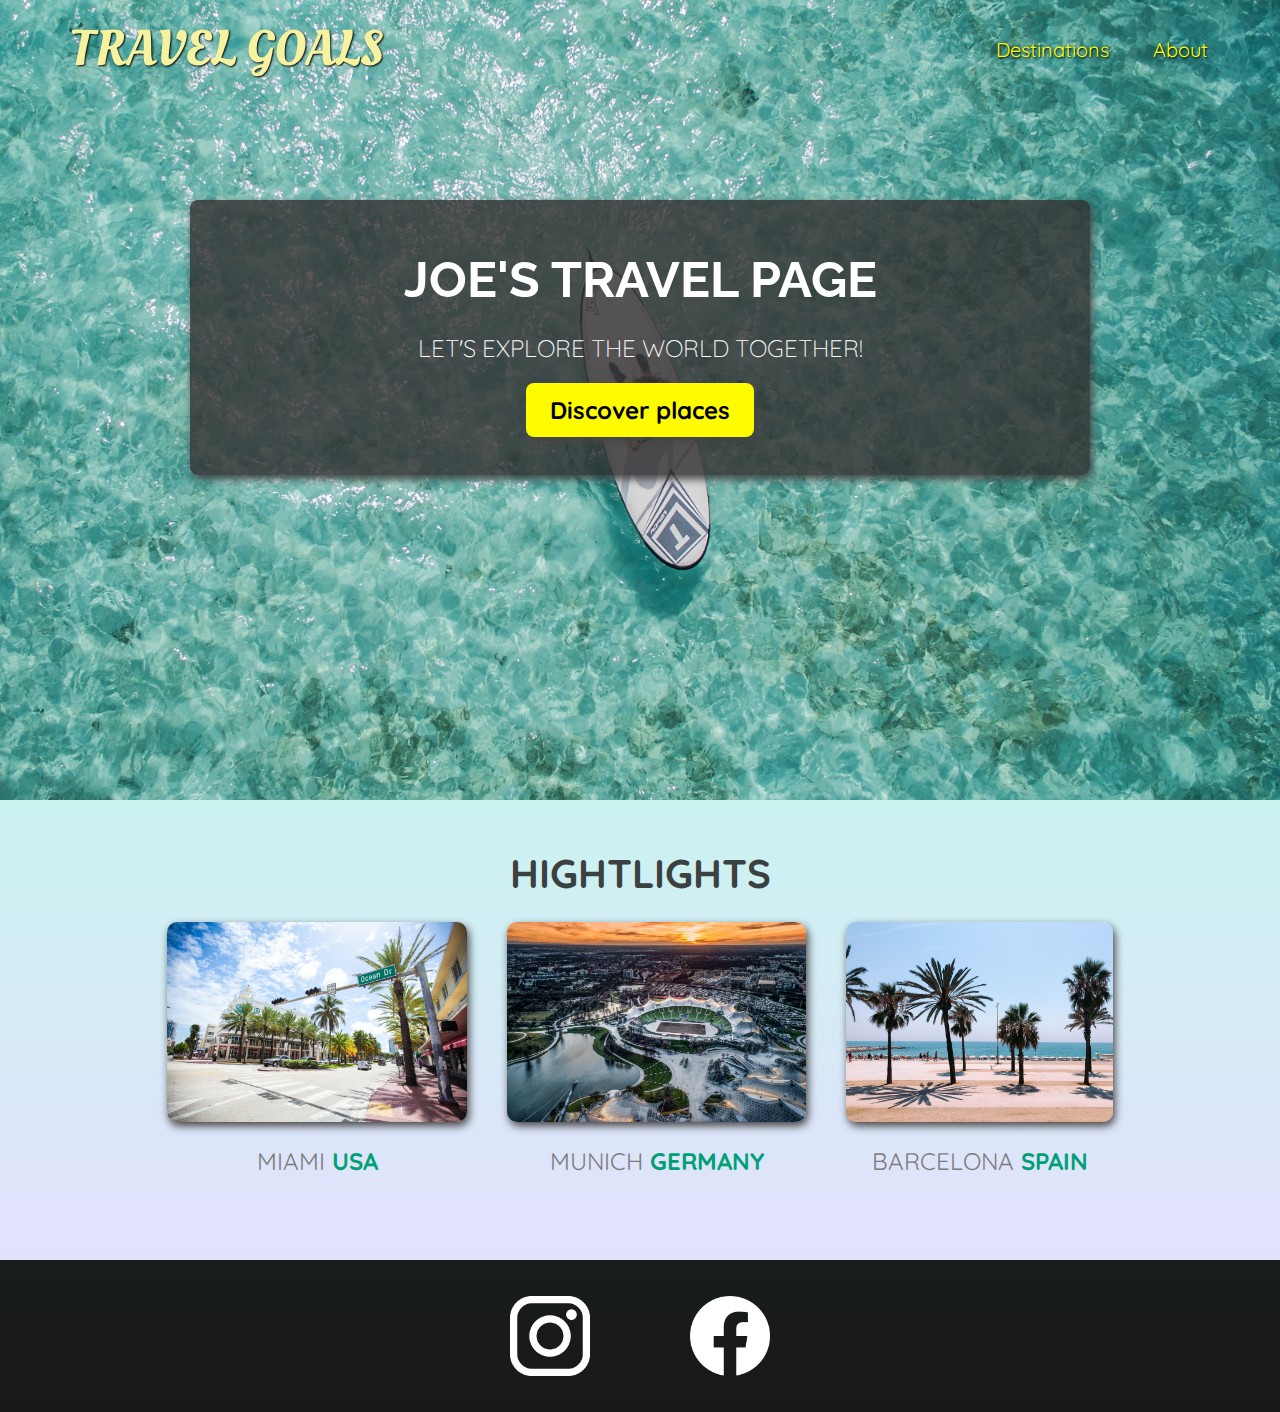
<file: index.html>
<!DOCTYPE html>
<html lang="en">
<head>
    <meta charset="UTF-8">
    <link rel="stylesheet" href="shared.css">
    <link rel="stylesheet" href="styles.css">
    <link
    href="https://fonts.googleapis.com/css2?family=Raleway:wght@700&family=Oleo+Script:wght@700&family=Quicksand:wght@300;500;700&display=swap"
    rel="stylesheet"
    />
    <title>Travel Goals</title>
</head>
<body>
    <header>
        <div id="page-logo">
           <a href="/index.html">Travel Goals</a> 
        </div>
        
        <nav>
            <ul>
                <li><a href="/places.html">Destinations</a></li>
                <li><a href="">About</a></li>
            </ul>
        </nav>
    </header>

    <main>
        <section id="hero">
            <div id="hero-content">
                <h1> Joe's Travel Page</h1>
                <p>Let's explore the world together!</p>
                <a href="/places.html">Discover places</a>
            </div>

        </section>
        <section id="highlights">
            <h2>Hightlights</h2>
            <ul id="destinations">
                <li class="destination">
                    <img 
                        src="/images/places/miami.jpg" 
                        alt="Miami streets on sunny day"
                    /> 
                    <p>Miami <strong>USA</strong></p> 
                </li>
                <li class="destination">
                    <img 
                        src="/images/places/munich.jpg" 
                        alt="Munich stadium in winter"
                        />
                    <p>Munich <strong>Germany</strong></p> 
                </li>
                <li class="destination">
                    <img 
                        src="/images/places/barcelona.jpg" 
                        alt="Palm beach in Barcelona"
                    /> 
                   <p> BARCELONA <strong>Spain</strong></p>
                </li>
            </ul>

        </section>
    </main>

    <footer>
        <ul>
            <li>
                <a href="https://www.instagram.com">
                    <img src="/images/icons/insta.png" alt="instagram icon">
                </a>
            </li>
            <li>
                <a href="https://www.facebook.com">
                    <img src="/images/icons/facebook.png" alt="facebook icon">
                </a>
            </li>
        </ul>               
    </footer>
</body>
</html>
</file>
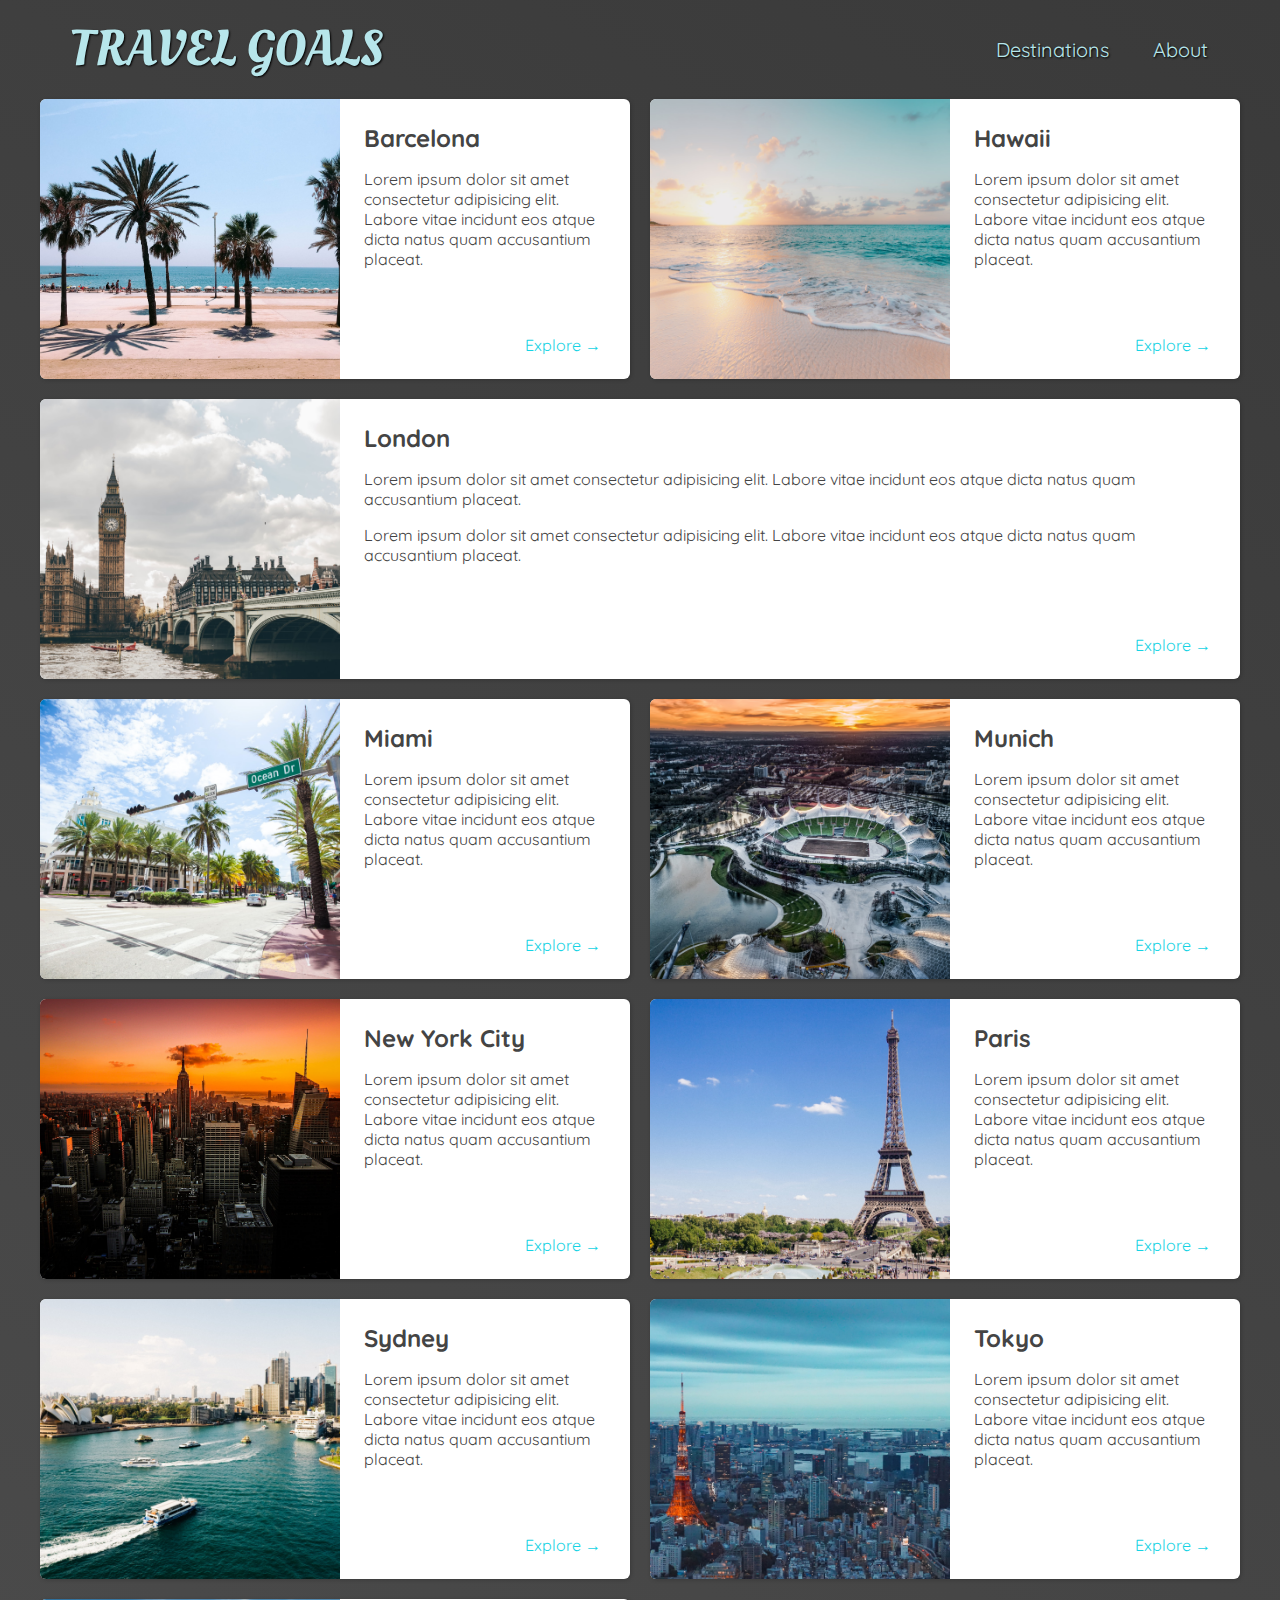
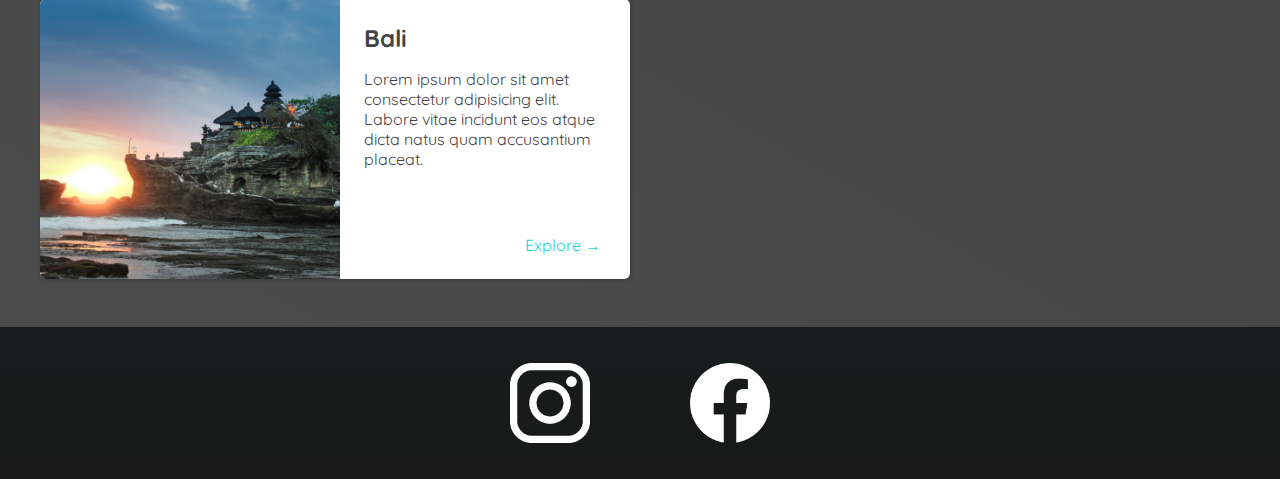
<file: places.html>
<!DOCTYPE html>
<html lang="en">
<head>
    <meta charset="UTF-8">
    <link rel="stylesheet" href="shared.css">
    <link rel="stylesheet" href="places.css">
    <link
    href="https://fonts.googleapis.com/css2?family=Raleway:wght@700&family=Oleo+Script:wght@700&family=Quicksand:wght@300;500;700&display=swap"
    rel="stylesheet"
    />
    <title>Travel Goals</title>
</head>

<body>
    <header>
        <div id="page-logo">
           <a href="/index.html">Travel Goals</a> 
        </div>
        
        <nav>
            <ul>
                <li><a href="/places.html">Destinations</a></li>
                <li><a href="">About</a></li>
            </ul>
        </nav>
    </header>
    <main>
        <ul>
            <li>
              <img src="images/places/barcelona.jpg" alt="City of Barcelona" />
              <div class="item-content">
                <div>
                  <h2>Barcelona</h2>
                  <p>
                    Lorem ipsum dolor sit amet consectetur adipisicing elit. Labore
                    vitae incidunt eos atque dicta natus quam accusantium placeat.
                  </p>
                </div>
                <div class="actions">
                  <a href="https://en.wikipedia.org/wiki/Barcelona">Explore &#x2192</a>
                </div>
              </div>
            </li>
            <li>
              <img src="images/places/hawaii.jpg" alt="Hawaii beach" />
              <div class="item-content">
                <div>
                  <h2>Hawaii</h2>
                  <p>
                    Lorem ipsum dolor sit amet consectetur adipisicing elit. Labore
                    vitae incidunt eos atque dicta natus quam accusantium placeat.
                  </p>
                </div>
                <div class="actions">
                  <a href="hhttps://en.wikipedia.org/wiki/Hawaii">Explore &#x2192</a>
                </div>
              </div>
            </li>
            <li>
              <img src="images/places/london.jpg" alt="London city" />
              <div class="item-content">
                <div>
                  <h2>London</h2>
                  <p>
                    Lorem ipsum dolor sit amet consectetur adipisicing elit. Labore
                    vitae incidunt eos atque dicta natus quam accusantium placeat.
                  </p>
                  <p>
                    Lorem ipsum dolor sit amet consectetur adipisicing elit. Labore
                    vitae incidunt eos atque dicta natus quam accusantium placeat.
                  </p>
                </div>
                <div class="actions">
                  <a href="https://en.wikipedia.org/wiki/London">Explore &#x2192</a>
                </div>
              </div>
            </li>
            <li>
              <img src="images/places/miami.jpg" alt="Miami streets" />
              <div class="item-content">
                <div>
                  <h2>Miami</h2>
                  <p>
                    Lorem ipsum dolor sit amet consectetur adipisicing elit. Labore
                    vitae incidunt eos atque dicta natus quam accusantium placeat.
                  </p>
                </div>
                <div class="actions">
                  <a href="https://en.wikipedia.org/wiki/Miami">Explore &#x2192</a>
                </div>
              </div>
            </li>
            <li>
              <img src="images/places/munich.jpg" alt="Munich football stadium" />
              <div class="item-content">
                <div>
                  <h2>Munich</h2>
                  <p>
                    Lorem ipsum dolor sit amet consectetur adipisicing elit. Labore
                    vitae incidunt eos atque dicta natus quam accusantium placeat.
                  </p>
                </div>
                <div class="actions">
                  <a href="https://en.wikipedia.org/wiki/Munich">Explore &#x2192</a>
                </div>
              </div>
            </li>
            <li>
              <img src="images/places/new-york-city.jpg" alt="New York City skyline" />
              <div class="item-content">
                <div>
                  <h2>New York City</h2>
                  <p>
                    Lorem ipsum dolor sit amet consectetur adipisicing elit. Labore
                    vitae incidunt eos atque dicta natus quam accusantium placeat.
                  </p>
                </div>
                <div class="actions">
                  <a href="https://en.wikipedia.org/wiki/New_York_City"
                    >Explore &#x2192</a
                  >
                </div>
              </div>
            </li>
            <li>
              <img src="images/places/paris.jpg" alt="Paris city" />
              <div class="item-content">
                <div>
                  <h2>Paris</h2>
                  <p>
                    Lorem ipsum dolor sit amet consectetur adipisicing elit. Labore
                    vitae incidunt eos atque dicta natus quam accusantium placeat.
                  </p>
                </div>
                <div class="actions">
                  <a href="https://en.wikipedia.org/wiki/Paris">Explore &#x2192</a>
                </div>
              </div>
            </li>
            <li>
              <img src="images/places/sydney.jpg" alt="Sydney beach" />
              <div class="item-content">
                <div>
                  <h2>Sydney</h2>
                  <p>
                    Lorem ipsum dolor sit amet consectetur adipisicing elit. Labore
                    vitae incidunt eos atque dicta natus quam accusantium placeat.
                  </p>
                </div>
                <div class="actions">
                  <a href="https://en.wikipedia.org/wiki/Sydney">Explore &#x2192</a>
                </div>
              </div>
            </li>
            <li>
              <img src="images/places/tokyo.jpg" alt="Tokyo skyline" />
              <div class="item-content">
                <div>
                  <h2>Tokyo</h2>
                  <p>
                    Lorem ipsum dolor sit amet consectetur adipisicing elit. Labore
                    vitae incidunt eos atque dicta natus quam accusantium placeat.
                  </p>
                </div>
                <div class="actions">
                  <a href="https://en.wikipedia.org/wiki/Tokyo">Explore &#x2192</a>
                </div>
              </div>
            </li>
            <li>
              <img src="images/places/bali.jpg" alt="Bali beach" />
              <div class="item-content">
                <div>
                  <h2>Bali</h2>
                  <p>
                    Lorem ipsum dolor sit amet consectetur adipisicing elit. Labore
                    vitae incidunt eos atque dicta natus quam accusantium placeat.
                  </p>
                </div>
                <div class="actions">
                  <a href="https://en.wikipedia.org/wiki/Bali">Explore &#x2192</a>
                </div>
              </div>
            </li>
          </ul>
    </main>

<footer>
    <ul>
        <li>
            <a href="https://www.instagram.com">
                <img src="/images/icons/insta.png" alt="instagram icon">
            </a>
        </li>
        <li>
            <a href="https://www.facebook.com">
                <img src="/images/icons/facebook.png" alt="facebook icon">
            </a>
        </li>
    </ul>               
</footer>
</body>
</html>
</file>
<file: shared.css>
body{
    font-family: 'Quicksand', sans-serif;
    margin: 0;
}
header{
    display: flex;
    justify-content: space-between;
    align-items: center;
    padding: 15px 60px;
    position: absolute;
    width: 100%;
    box-sizing: border-box;
}
ul{
    list-style: none;
    margin: 0;
    padding: 0;

}

#page-logo a{
    padding: 10px;
    font-family: "Oleo Script", sans-serif;
    color: rgb(245, 243, 160);
    font-size: 50px;
    text-decoration: none; 
    text-transform: uppercase;
    text-shadow: 1px 1px 2px rgb(0, 0, 0);
}
header ul{
    display: flex;
    justify-content: flex-end;
}

header li{
    margin-left: 20px;
}

header a{
    color: rgb(255, 251, 0);
    text-decoration: none;
    font-size: 20px;
    padding: 12px;
    text-shadow: 1px 1px 2px rgb(0, 0, 0);
    border-radius: 6px;
}

header nav a:hover{
    color: rgb(77, 77, 77);
    background-color: rgb(255, 251, 0);
}

footer{
    background: linear-gradient(0deg, rgb(24,24,24), rgb(25,29,29));
   padding: 36px;
}
footer ul{
    display: flex;
    justify-content: center;
}
footer li{
    width: 80px;
    height: 80px;
    margin: 0 50px;
}

footer img{
    height: 100%;
    width: 100%;
}
</file>
<file: styles.css>
#hero{
    height: 800px;
    background-image: url("/images/places/ocean.jpg");
    background-position: center;
    background-size: cover;

}

#hero-content{
    
    width: 900px;
    background-color: rgba(50, 47, 47, 0.8);
    box-shadow: 2px 4px 8px rgb(68, 67, 67);
    border-radius: 8px;
    text-align: center;
    padding: 50px 0;
    margin: 0 auto;
    position: relative;
    top: 200px;
}

#hero-content h1{
    color: white;
    text-transform: uppercase;
    font-size: 50px;
    font-family: "Raleway", sans-serif;
    margin: 0;
}

#hero-content p{
    color: white;
    text-transform: uppercase;
    font-size: 24px;
    font-weight: 300;
    margin-bottom: 32px;
}

#hero-content a{
    text-decoration: none;
    background-color: rgb(255, 251, 0);
    color: black;
    padding: 12px 24px;
    border-radius: 8px;
    font-size: 24px;
    font-weight: bold;
    box-shadow: 2px 4px 8px rgb(68, 67, 67);
}

#hero-content a:hover{
    background-color: rgb(255, 20 1, 0);
}

#highlights{
    padding: 24px;
    background: linear-gradient(0deg, rgb(227,225,253), rgb(202,243,240));
}

#highlights h2{
    text-transform: uppercase;
    text-align: center;
    font-size: 40px;
    color: rgb(59, 65, 64);
    margin: 24px 0;
}

#destinations {
    display: flex;
    width: 90%;
    margin: auto;
    margin-bottom: 40px;
    justify-content: center;
    
}

.destination{
    margin: 0 20px;
    text-transform: uppercase;
}

.destination p{
    text-align: center;
    font-size: 24px;
    color: rgb(124, 123, 123);
    margin: 20px 0;
}

.destination img{
    height: 200px;
    width: 100%;
    box-shadow: 2px 4px 8px rgb(68, 67, 67);
   border-radius: 10px;
   object-fit: cover;
}
.destination strong{
    color: rgb(0, 160, 117);
}
</file>
<file: places.css>
body{
    background: linear-gradient(30deg, rgb(77,77,77), rgb(58,58,58));
    color: rgb(68, 68, 68);
}

#page-logo a{
    color: rgb(183, 230, 235);
}

header{
    position: static;
}
header a{
    color: rgb(183, 230, 235);
}

header nav a:hover{
    background-color: rgb(235, 253, 255);
    color: rgb(59, 59, 59);
}

main ul{
    width: 1200px;
    margin: 0 auto 48px auto; 
    display: grid;
    grid-template-columns: 1fr 1fr;
    gap: 20px 20px;
}

main li{
    display: flex;
    background-color: white;
    box-shadow: 1px 1px 4px rgba(0, 0, 0, 0.2);
    border-radius: 6px;
    overflow: hidden;
}

li:nth-of-type(3){
   grid-column: 1/3;
}

main li img{
    width: 300px;
    height: 280px;
    object-fit: cover;
}

.item-content{
    padding: 24px;
    display: flex;
    flex-direction: column;
    justify-content: space-between;
}

.item-content h2{
    margin: 0;
}

.actions{
    text-align: right;
}

.actions a{
    text-decoration: none;
    padding: 5px;
    color: rgb(22, 211, 228);
}

.actions a:hover{
    background-color: rgb(235, 253, 255);
    border-radius: 5px;
    padding: 5px;
}
</file>
